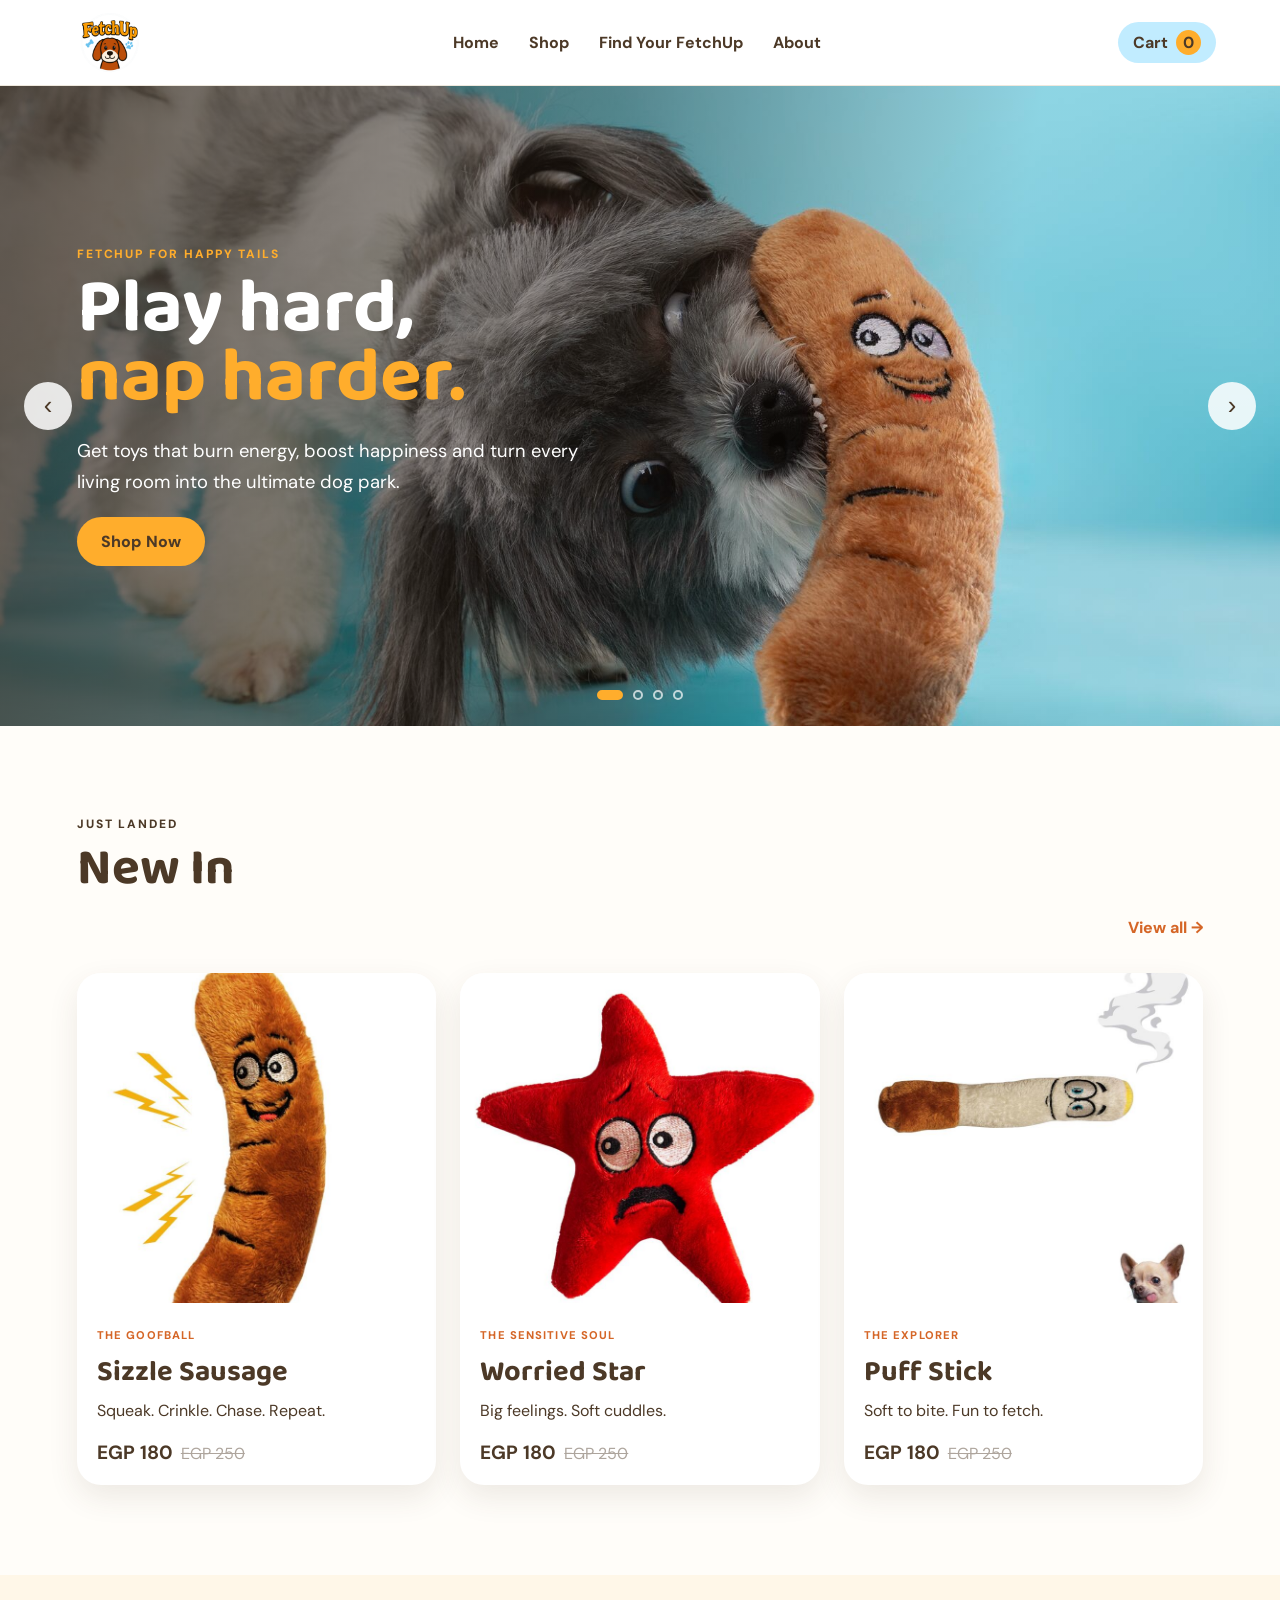
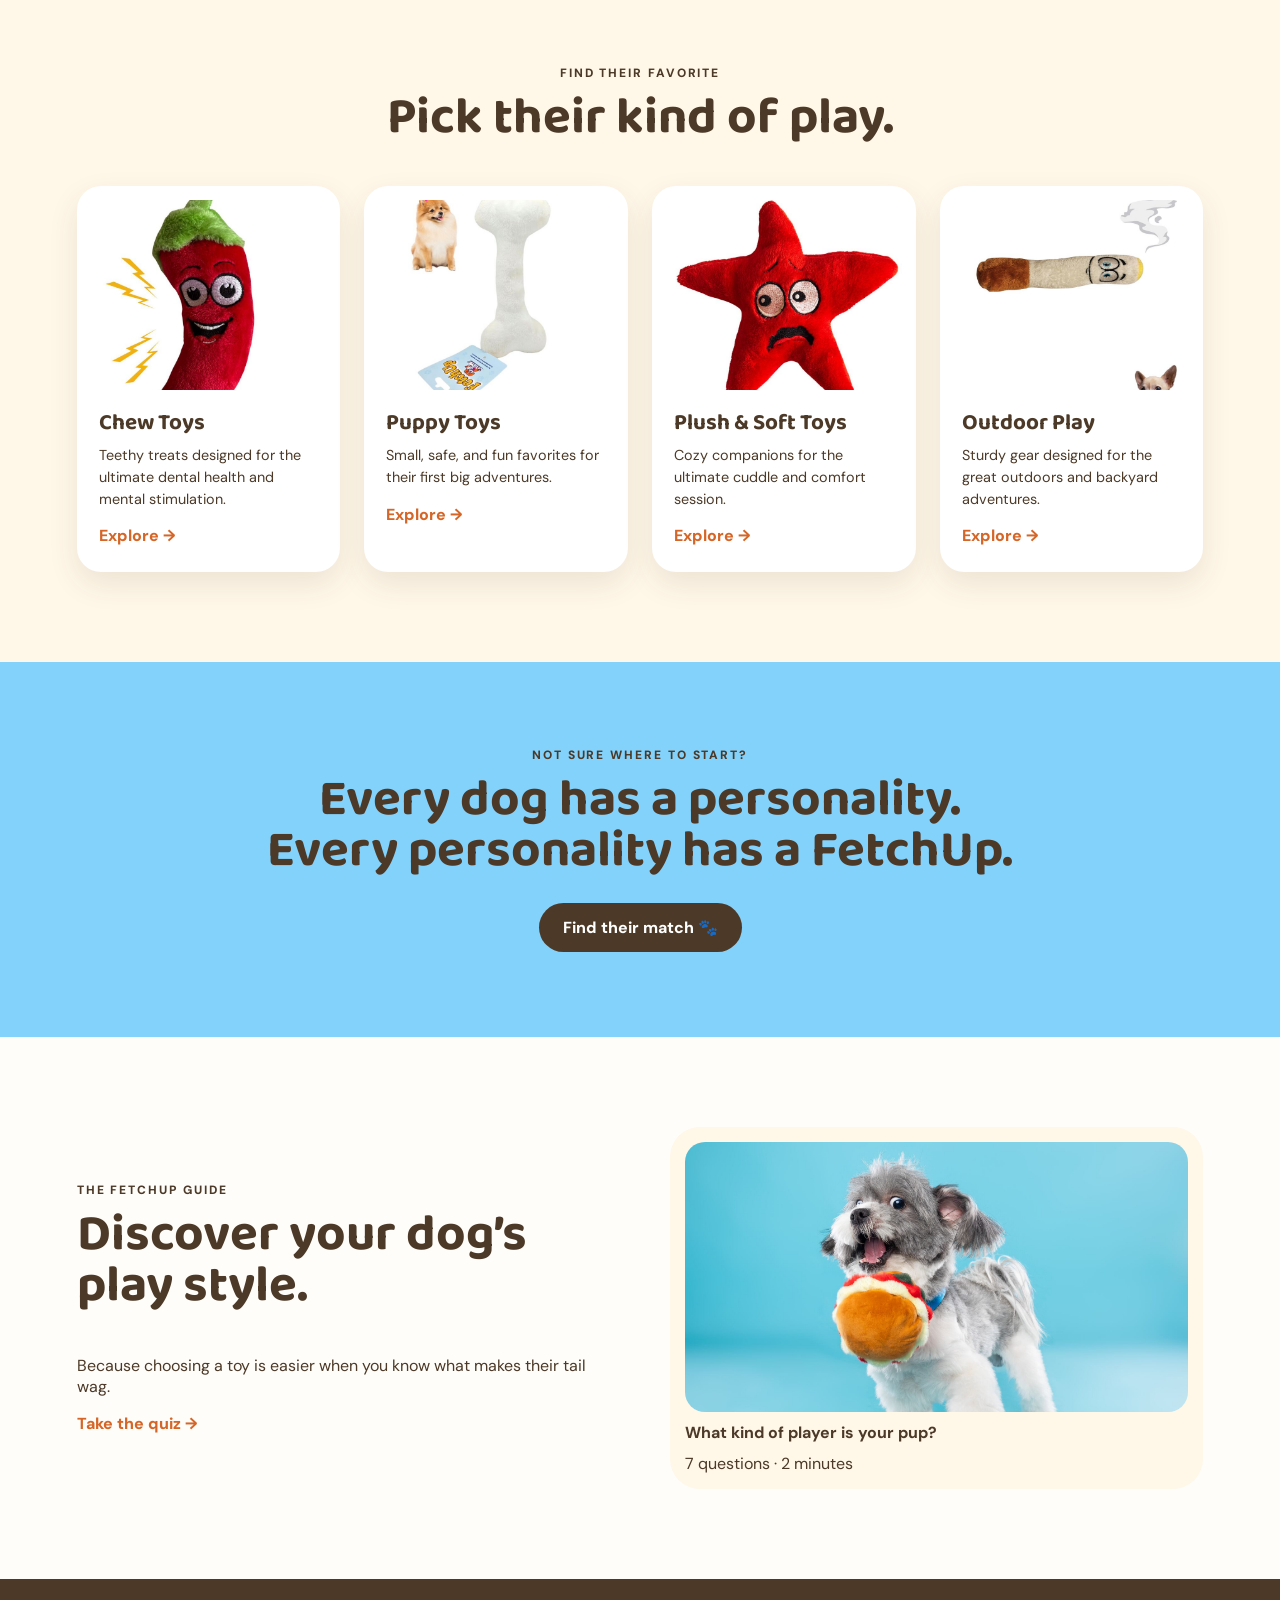
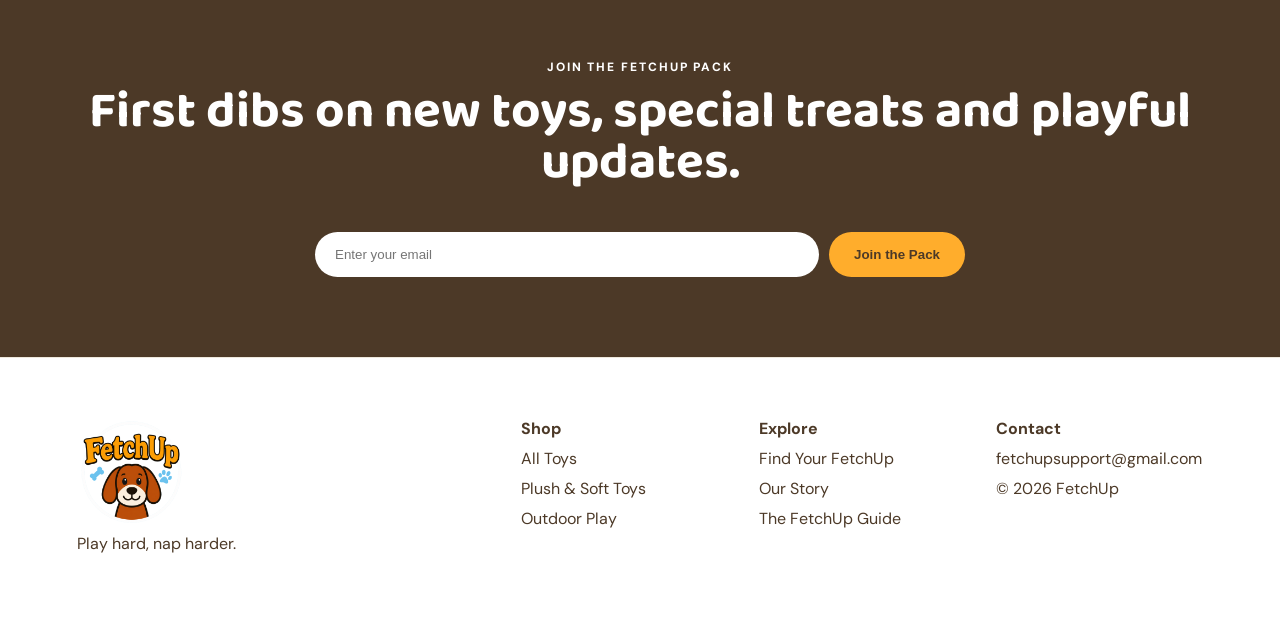
<file: index.html>
<!doctype html><html lang="en"><head><meta charset="utf-8"><meta name="viewport" content="width=device-width,initial-scale=1"><title>FetchUp | Play hard, nap harder.</title><meta name="description" content="FetchUp dog toys made for every personality. Every dog has a personality. Every personality has a FetchUp."><link rel="preconnect" href="https://fonts.googleapis.com"><link rel="preconnect" href="https://fonts.gstatic.com" crossorigin><link href="https://fonts.googleapis.com/css2?family=Baloo+2:wght@400;500;600;700;800&family=DM+Sans:wght@400;500;600;700&display=swap" rel="stylesheet"><link rel="stylesheet" href="style.css"><link rel="icon" type="image/png" href="assets/logo.png"></head><body data-page="home"><div id="app"></div><form name="newsletter" method="POST" data-netlify="true" data-netlify-honeypot="bot-field" action="/" hidden><input type="hidden" name="form-name" value="newsletter"><input type="text" name="bot-field"><input type="email" name="email"></form><script src="app.js"></script></body></html>
</file>
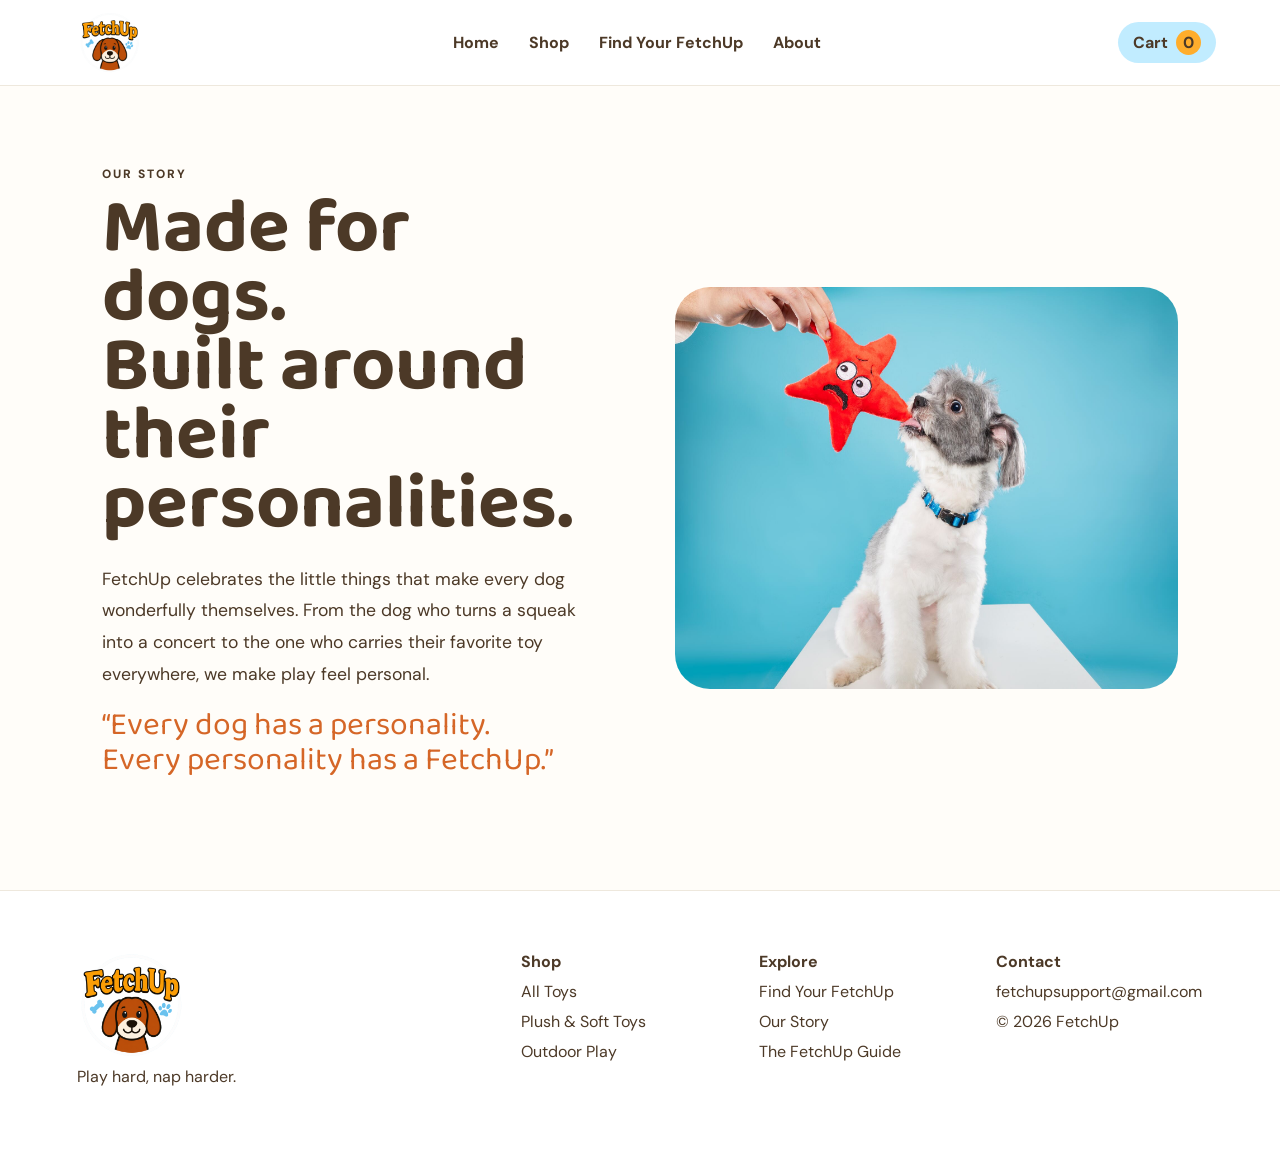
<file: about.html>
<!doctype html><html lang="en"><head><meta charset="utf-8"><meta name="viewport" content="width=device-width,initial-scale=1"><title>FetchUp | About Us</title><meta name="description" content="Discover our story - FetchUp celebrates the little things that make every dog wonderfully themselves."><link rel="preconnect" href="https://fonts.googleapis.com"><link rel="preconnect" href="https://fonts.gstatic.com" crossorigin><link href="https://fonts.googleapis.com/css2?family=Baloo+2:wght@400;500;600;700;800&family=DM+Sans:wght@400;500;600;700&display=swap" rel="stylesheet"><link rel="stylesheet" href="style.css"><link rel="icon" type="image/png" href="assets/logo.png"></head><body data-page="about"><div id="app"></div><script src="app.js"></script></body></html>
</file>
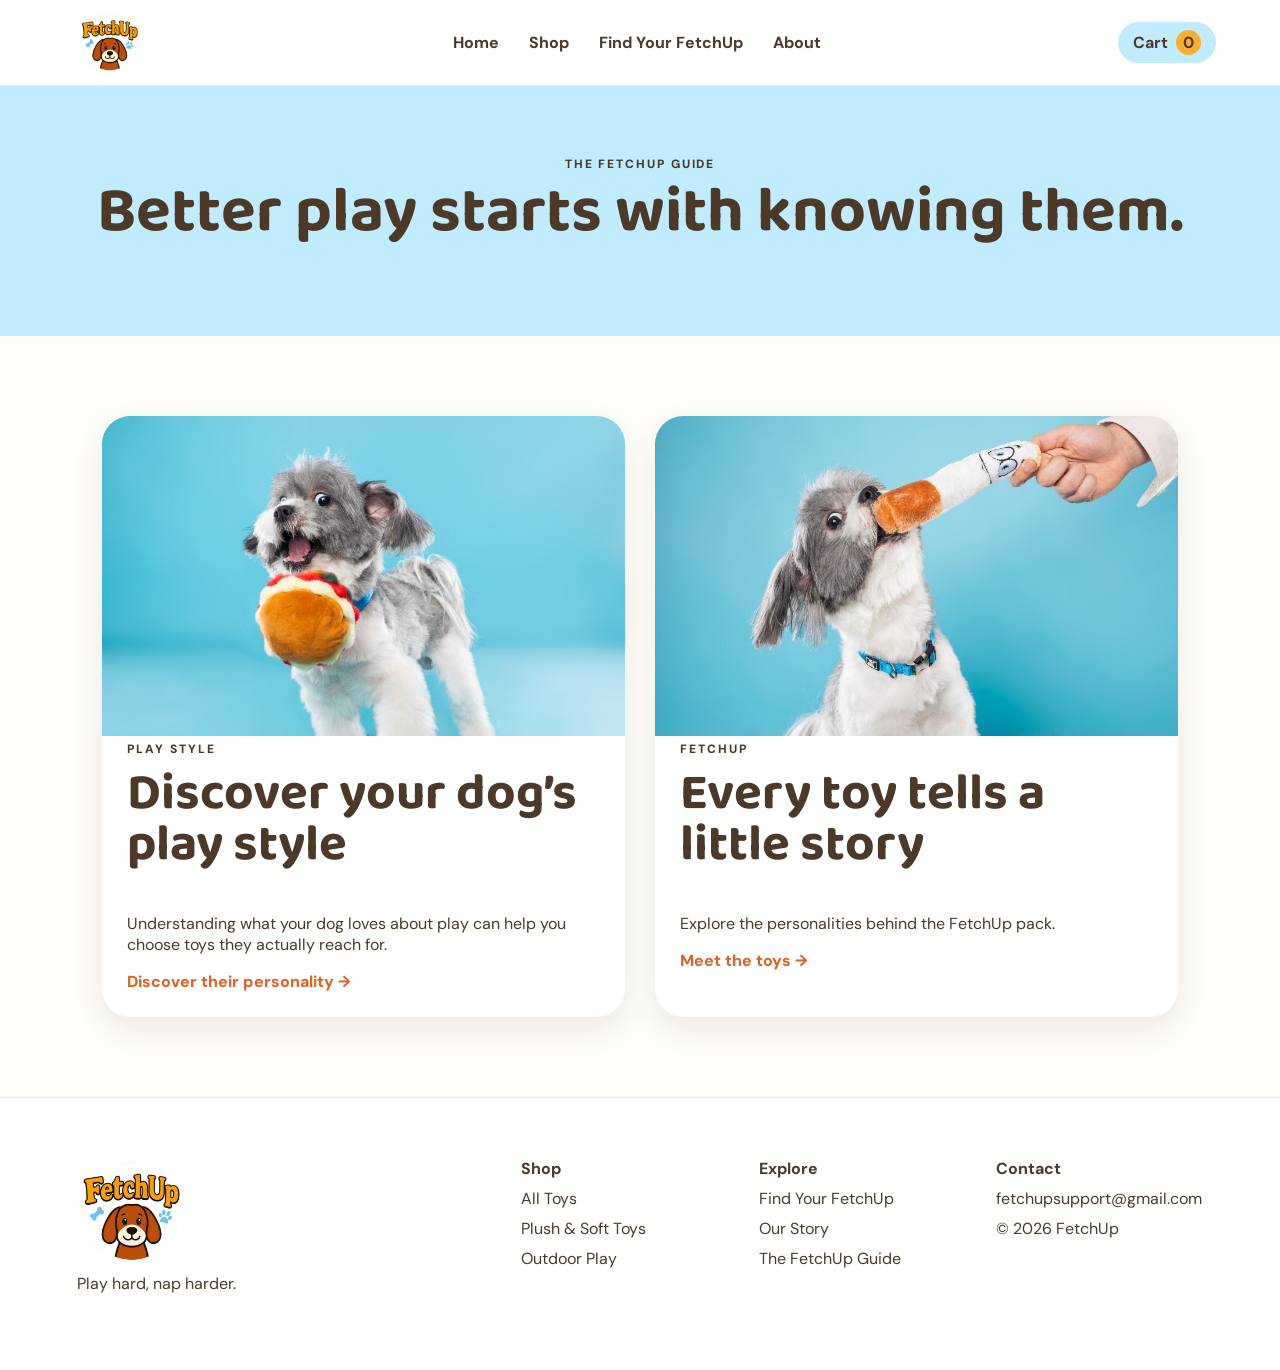
<file: blog.html>
<!doctype html><html lang="en"><head><meta charset="utf-8"><meta name="viewport" content="width=device-width,initial-scale=1"><title>FetchUp | The FetchUp Guide</title><meta name="description" content="Better play starts with knowing them - The FetchUp Guide to dog play styles and personalities."><link rel="preconnect" href="https://fonts.googleapis.com"><link rel="preconnect" href="https://fonts.gstatic.com" crossorigin><link href="https://fonts.googleapis.com/css2?family=Baloo+2:wght@400;500;600;700;800&family=DM+Sans:wght@400;500;600;700&display=swap" rel="stylesheet"><link rel="stylesheet" href="style.css"><link rel="icon" type="image/png" href="assets/logo.png"></head><body data-page="blog"><div id="app"></div><script src="app.js"></script></body></html>
</file>
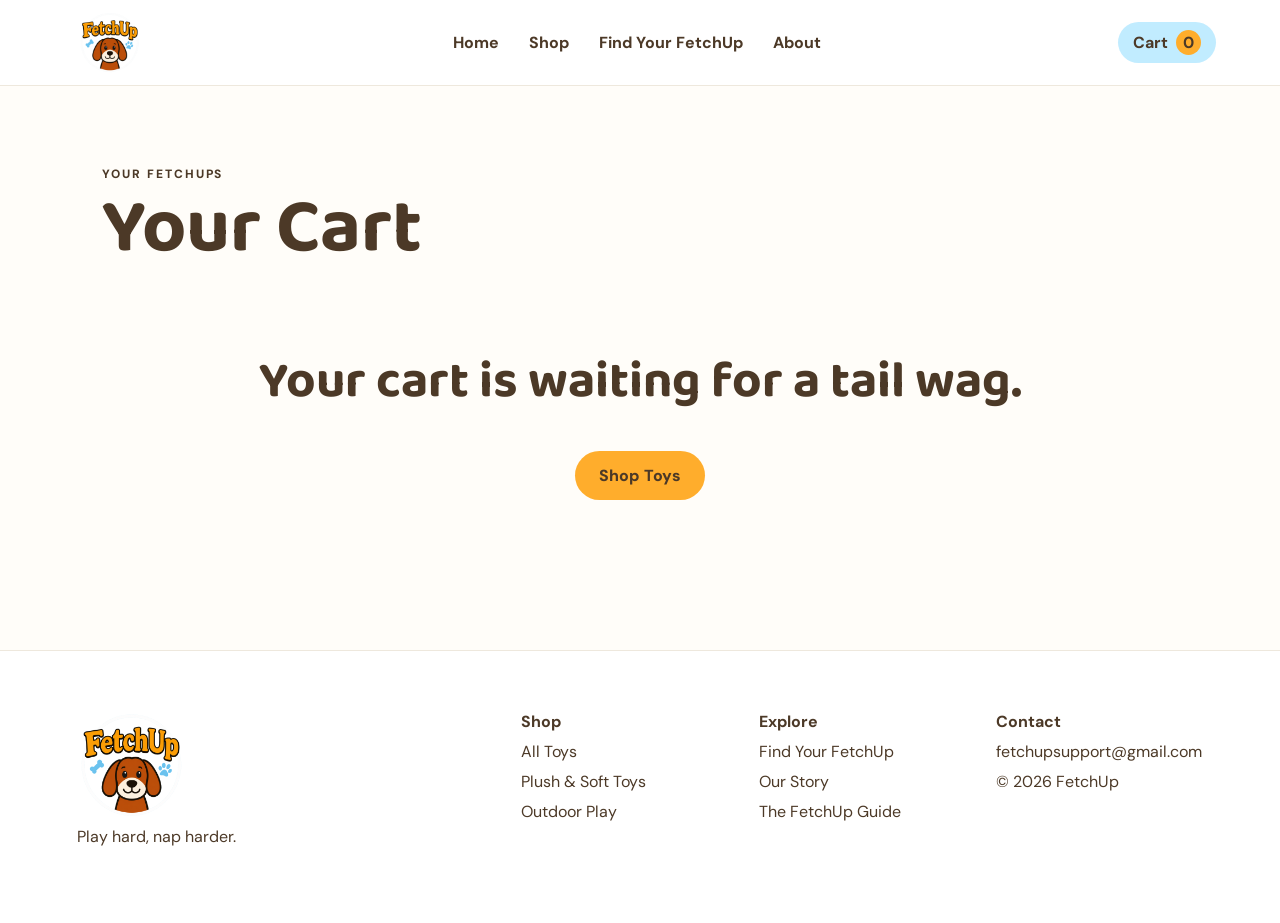
<file: cart.html>
<!doctype html><html lang="en"><head><meta charset="utf-8"><meta name="viewport" content="width=device-width,initial-scale=1"><title>FetchUp | Your Cart</title><meta name="description" content="View items in your FetchUp cart and proceed to checkout."><link rel="preconnect" href="https://fonts.googleapis.com"><link rel="preconnect" href="https://fonts.gstatic.com" crossorigin><link href="https://fonts.googleapis.com/css2?family=Baloo+2:wght@400;500;600;700;800&family=DM+Sans:wght@400;500;600;700&display=swap" rel="stylesheet"><link rel="stylesheet" href="style.css"><link rel="icon" type="image/png" href="assets/logo.png"></head><body data-page="cart"><div id="app"></div><script src="app.js"></script></body></html>
</file>
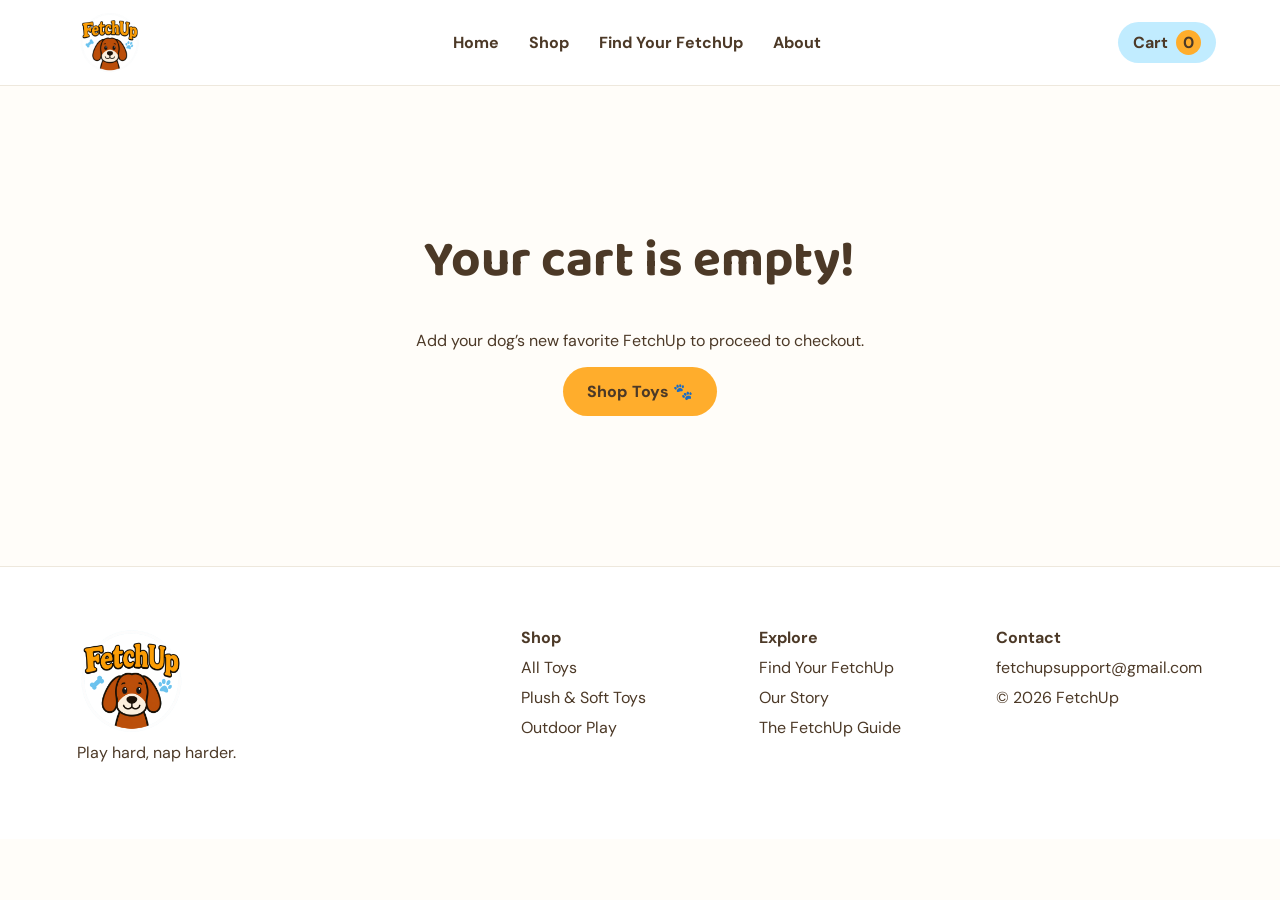
<file: checkout.html>
<!doctype html><html lang="en"><head><meta charset="utf-8"><meta name="viewport" content="width=device-width,initial-scale=1"><title>FetchUp | Checkout</title><meta name="description" content="FetchUp Checkout - Let’s get their new favorite dog toy home."><link rel="preconnect" href="https://fonts.googleapis.com"><link rel="preconnect" href="https://fonts.gstatic.com" crossorigin><link href="https://fonts.googleapis.com/css2?family=Baloo+2:wght@400;500;600;700;800&family=DM+Sans:wght@400;500;600;700&display=swap" rel="stylesheet"><link rel="stylesheet" href="style.css"><link rel="icon" type="image/png" href="assets/logo.png"></head><body data-page="checkout"><div id="app"></div><form name="orders" method="POST" data-netlify="true" data-netlify-honeypot="bot-field" action="/thank.html" hidden><input type="hidden" name="form-name" value="orders"><input type="text" name="bot-field"><input type="text" name="order"><input type="text" name="total"><input type="text" name="customer_name"><input type="tel" name="phone"><input type="email" name="email"><input type="text" name="governorate"><textarea name="address"></textarea><textarea name="notes"></textarea><input type="text" name="payment"></form><script src="app.js"></script></body></html>
</file>
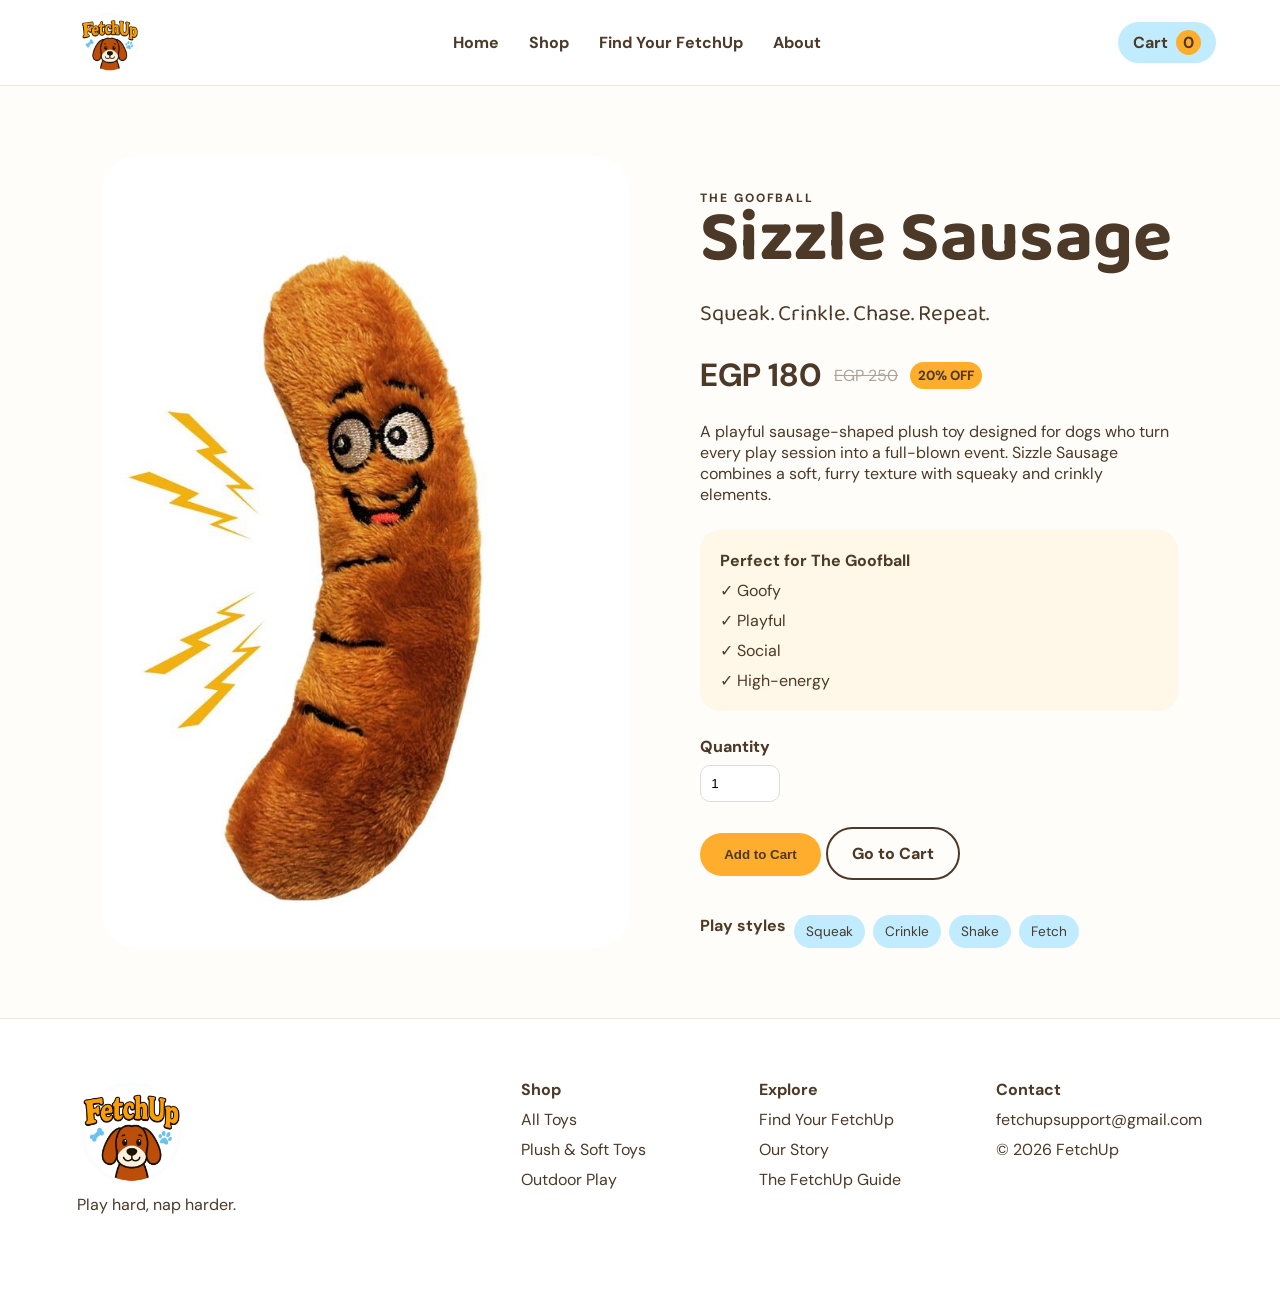
<file: product.html>
<!doctype html><html lang="en"><head><meta charset="utf-8"><meta name="viewport" content="width=device-width,initial-scale=1"><title>FetchUp | Product Details</title><meta name="description" content="Explore FetchUp dog toys built for your pup’s personality and play style."><link rel="preconnect" href="https://fonts.googleapis.com"><link rel="preconnect" href="https://fonts.gstatic.com" crossorigin><link href="https://fonts.googleapis.com/css2?family=Baloo+2:wght@400;500;600;700;800&family=DM+Sans:wght@400;500;600;700&display=swap" rel="stylesheet"><link rel="stylesheet" href="style.css"><link rel="icon" type="image/png" href="assets/logo.png"></head><body data-page="product"><div id="app"></div><script src="app.js"></script></body></html>
</file>
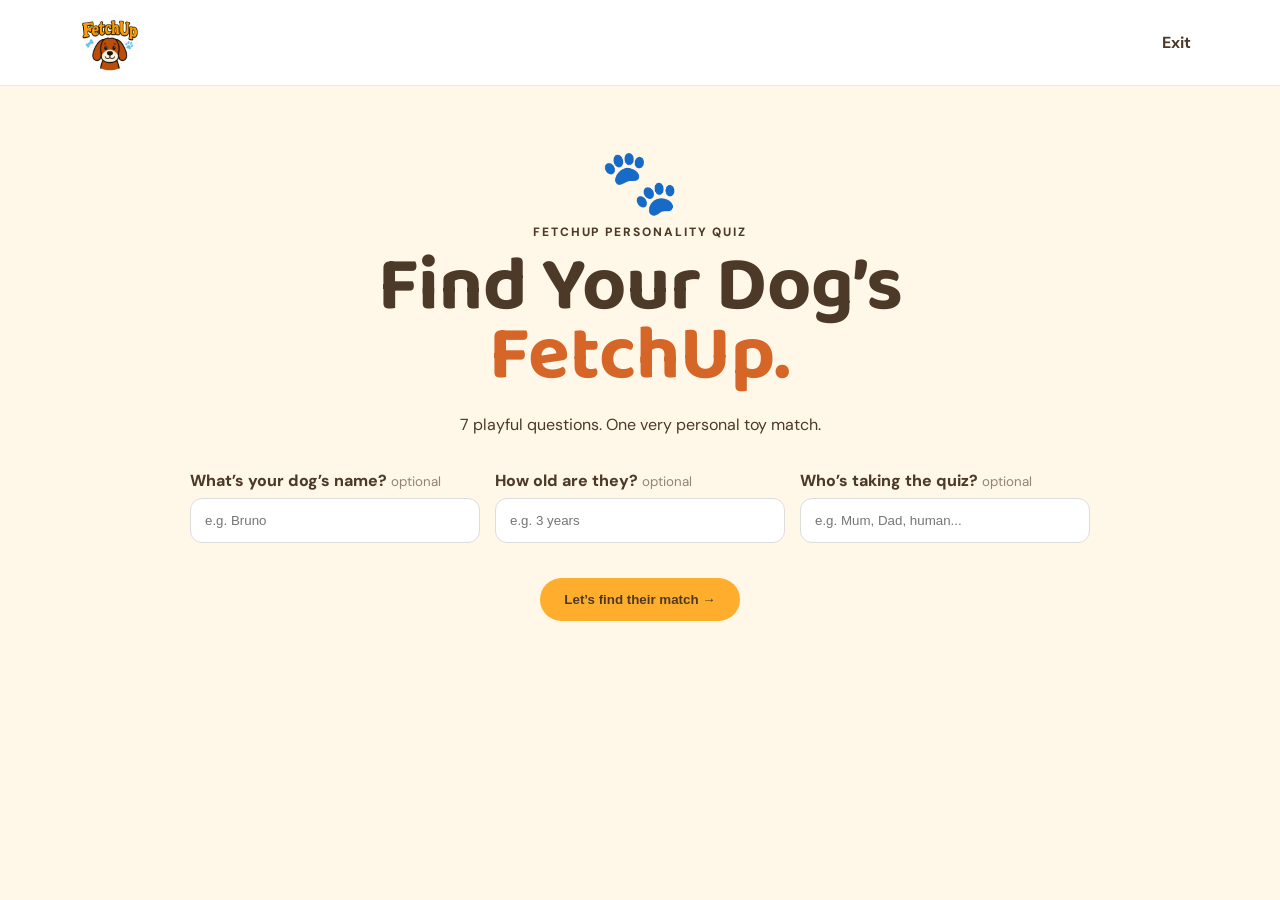
<file: quiz.html>
<!doctype html><html lang="en"><head><meta charset="utf-8"><meta name="viewport" content="width=device-width,initial-scale=1"><title>FetchUp | Find Your Dog’s Match</title><meta name="description" content="Take our 2-minute quiz and find the FetchUp toy made for your dog’s unique playstyle."><link rel="preconnect" href="https://fonts.googleapis.com"><link rel="preconnect" href="https://fonts.gstatic.com" crossorigin><link href="https://fonts.googleapis.com/css2?family=Baloo+2:wght@400;500;600;700;800&family=DM+Sans:wght@400;500;600;700&display=swap" rel="stylesheet"><link rel="stylesheet" href="style.css"><link rel="icon" type="image/png" href="assets/logo.png"></head><body data-page="quiz"><div id="app"></div><script src="app.js"></script></body></html>
</file>
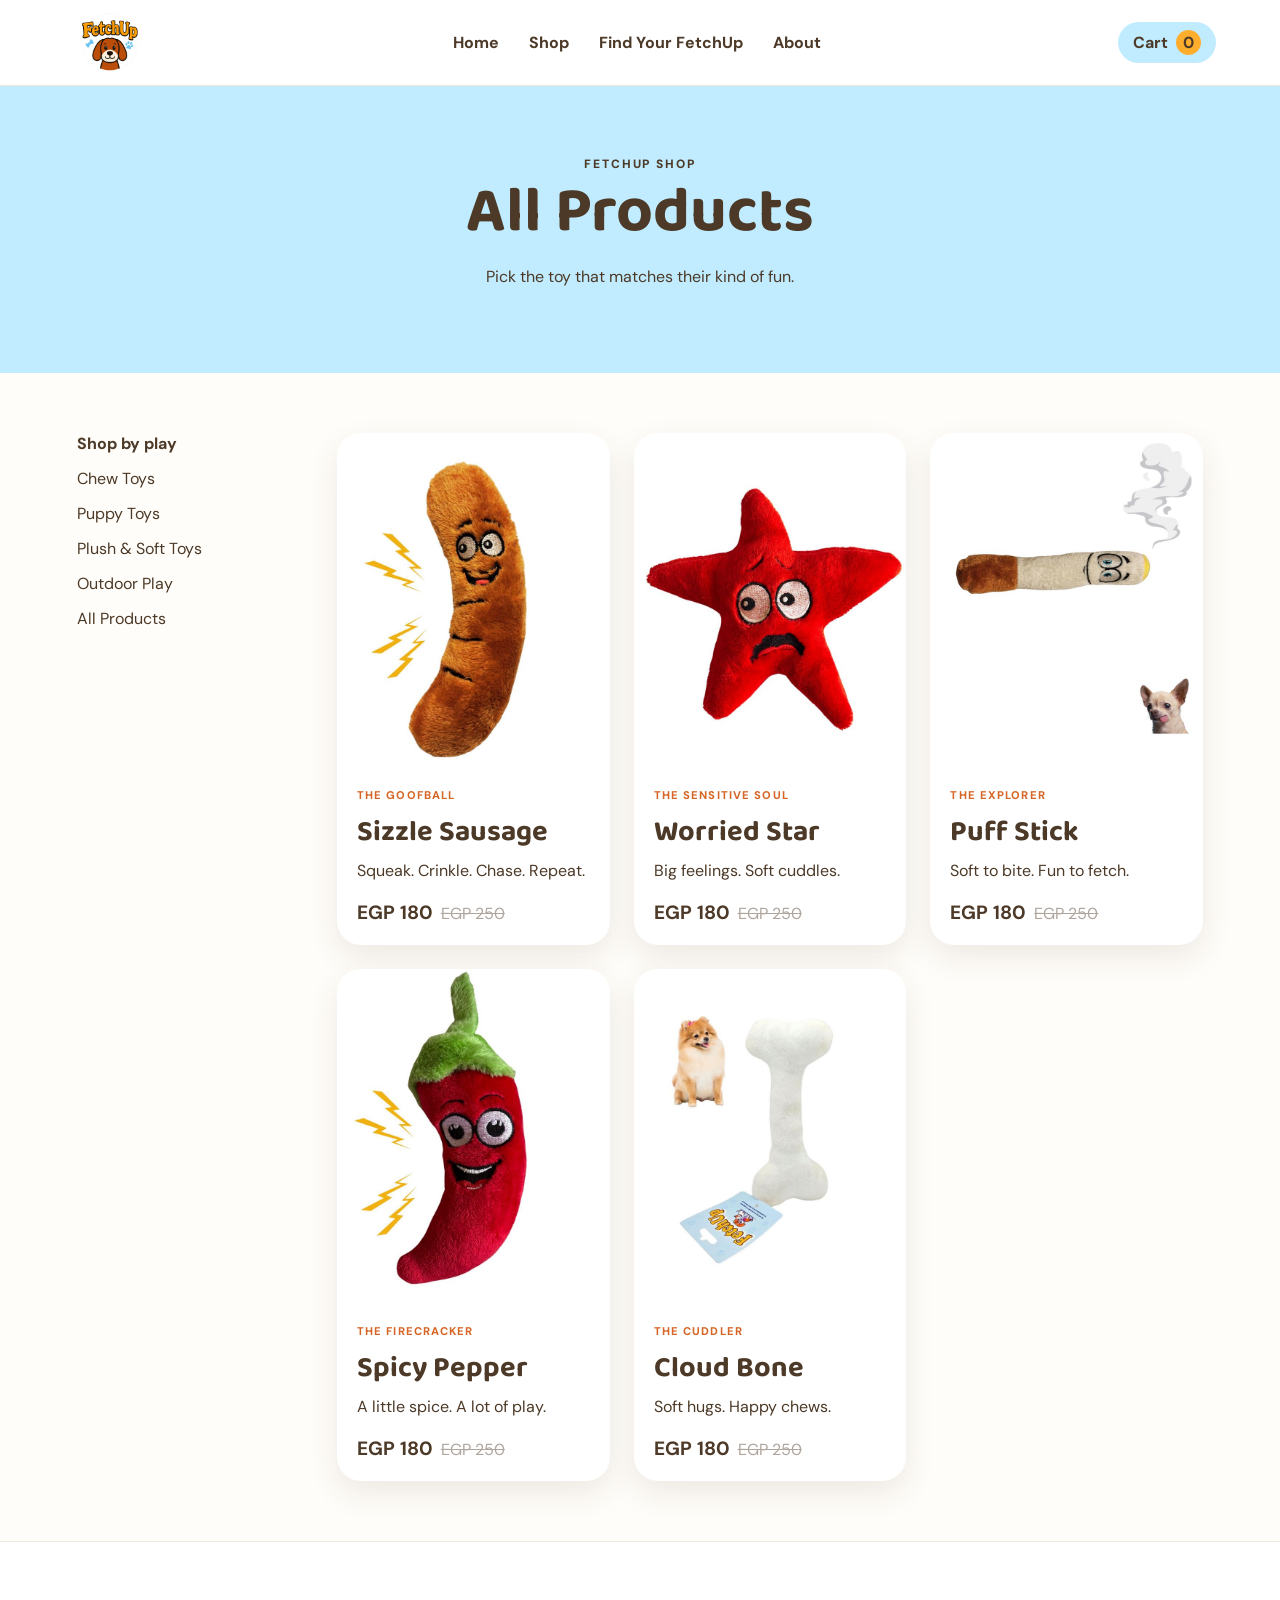
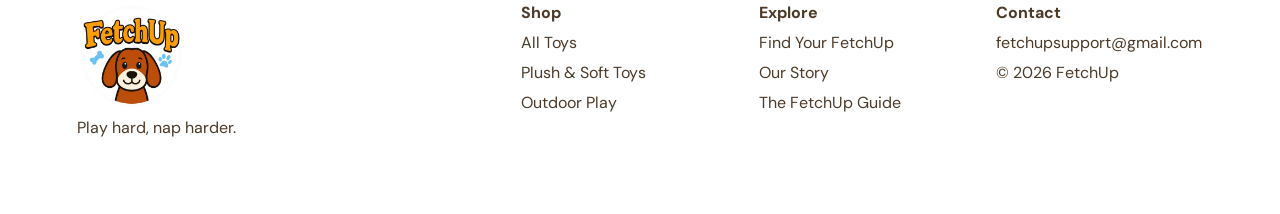
<file: shop.html>
<!doctype html><html lang="en"><head><meta charset="utf-8"><meta name="viewport" content="width=device-width,initial-scale=1"><title>FetchUp | Shop All Toys</title><meta name="description" content="Shop FetchUp dog toys - Chew toys, puppy toys, plush & soft toys, and outdoor play."><link rel="preconnect" href="https://fonts.googleapis.com"><link rel="preconnect" href="https://fonts.gstatic.com" crossorigin><link href="https://fonts.googleapis.com/css2?family=Baloo+2:wght@400;500;600;700;800&family=DM+Sans:wght@400;500;600;700&display=swap" rel="stylesheet"><link rel="stylesheet" href="style.css"><link rel="icon" type="image/png" href="assets/logo.png"></head><body data-page="shop"><div id="app"></div><script src="app.js"></script></body></html>
</file>
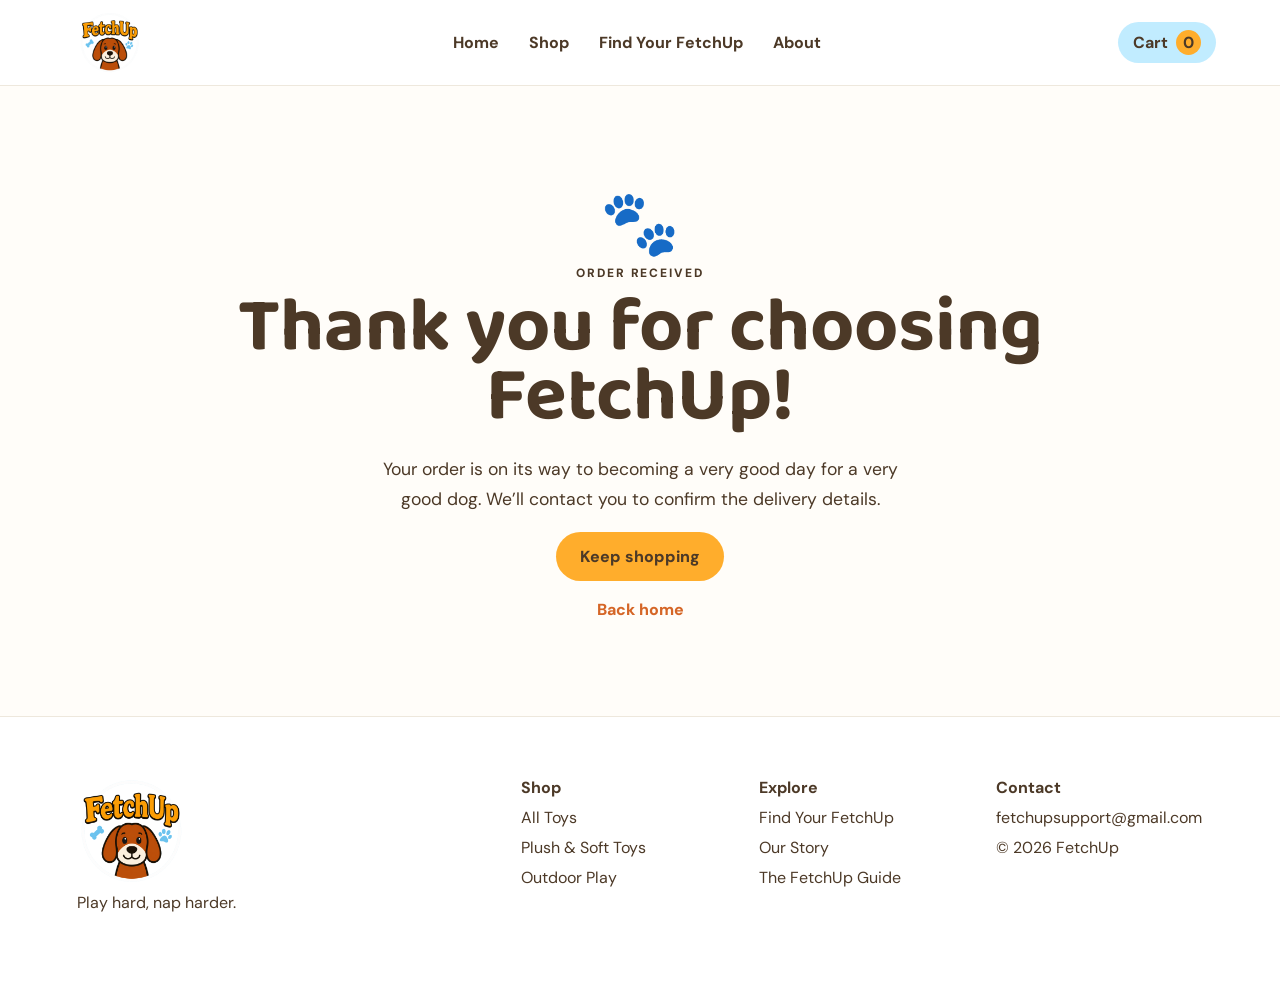
<file: thank.html>
<!doctype html><html lang="en"><head><meta charset="utf-8"><meta name="viewport" content="width=device-width,initial-scale=1"><title>FetchUp | Order Received</title><meta name="description" content="Thank you for choosing FetchUp - your order has been received!"><link rel="preconnect" href="https://fonts.googleapis.com"><link rel="preconnect" href="https://fonts.gstatic.com" crossorigin><link href="https://fonts.googleapis.com/css2?family=Baloo+2:wght@400;500;600;700;800&family=DM+Sans:wght@400;500;600;700&display=swap" rel="stylesheet"><link rel="stylesheet" href="style.css"><link rel="icon" type="image/png" href="assets/logo.png"></head><body data-page="thank"><div id="app"></div><script src="app.js"></script></body></html>
</file>
<file: style.css>
/* Font is now loaded via <link> in each HTML <head> (non-render-blocking) instead of @import. */
:root{--sky:#C1ECFF;--blue:#83D2FC;--terr:#D56627;--amber:#FFAD2C;--brown:#4C3927;--cream:#FFF7E8;--white:#fff;--shadow:0 12px 30px rgba(76,57,39,.10);--radius:24px}*{box-sizing:border-box}body{margin:0;color:var(--brown);font-family:'DM Sans',sans-serif;background:#fffdf9}h1,h2,h3,p{margin-top:0}h1,h2,h3,.brand{font-family:'Baloo 2',sans-serif}h1{font-size:clamp(3rem,6vw,6rem);line-height:.9;margin-bottom:24px}h2{font-size:clamp(2rem,4vw,3.5rem);line-height:1}.eyebrow{font-size:.75rem;font-weight:800;letter-spacing:.16em;text-transform:uppercase}.tagline{font-family:'Baloo 2';font-size:1.4rem}.btn{display:inline-flex;border:0;border-radius:999px;padding:14px 24px;font-weight:800;text-decoration:none;align-items:center;justify-content:center;cursor:pointer;transition:.2s}.btn:hover{transform:translateY(-2px)}.orange{background:var(--amber);color:var(--brown)}.dark{background:var(--brown);color:#fff}.outline{border:2px solid var(--brown);color:var(--brown);background:transparent}header{height:86px;padding:10px 5vw;display:flex;align-items:center;justify-content:space-between;background:#fff;position:sticky;top:0;z-index:20;border-bottom:1px solid #eee8dd}.brand img{width:92px;height:64px;object-fit:contain}.brand{display:flex;align-items:center}nav{display:flex;gap:30px}nav a,.cart,.quiz-exit{color:var(--brown);text-decoration:none;font-weight:700}.cart{background:var(--sky);padding:10px 15px;border-radius:99px}.cart span{background:var(--amber);border-radius:50%;padding:2px 7px;margin-left:4px}.menu{display:none}.hero{position:relative;min-height:640px;overflow:hidden;background:var(--brown)}.hero-track{position:relative;height:640px;min-height:640px}.hero-slide{position:absolute;inset:0;background-size:cover;background-position:center;opacity:0;visibility:hidden;transition:opacity .9s ease;display:flex;align-items:center;padding:60px 6vw}.hero-slide.active{opacity:1;visibility:visible}.hero-scrim{position:absolute;inset:0;background:linear-gradient(100deg,rgba(38,27,16,.72) 0%,rgba(38,27,16,.4) 45%,rgba(38,27,16,.05) 75%)}.hero-copy{position:relative;z-index:1;max-width:580px;color:#fff}.hero-copy .eyebrow{color:var(--amber)}.hero-copy p:not(.eyebrow){font-size:1.15rem;line-height:1.7;max-width:520px;color:#fff}.hero h1 em,.quiz-intro h1 em,.result h1 em{color:var(--terr);font-style:normal}.hero-slide h1 em{color:var(--amber)}.hero-arrow{position:absolute;top:50%;transform:translateY(-50%);z-index:2;width:48px;height:48px;border-radius:50%;border:0;background:rgba(255,255,255,.85);color:var(--brown);font-size:1.6rem;line-height:1;cursor:pointer;display:grid;place-items:center;transition:.2s}.hero-arrow:hover{background:#fff;transform:translateY(-50%) scale(1.06)}.hero-arrow.prev{left:24px}.hero-arrow.next{right:24px}.hero-dots{position:absolute;z-index:2;left:50%;bottom:26px;transform:translateX(-50%);display:flex;gap:10px}.hero-dots button{width:10px;height:10px;padding:0;border-radius:50%;border:2px solid #fff;background:transparent;cursor:pointer;opacity:.7;transition:.2s}.hero-dots button.active{background:var(--amber);border-color:var(--amber);opacity:1;width:26px;border-radius:99px}.hp{position:absolute;left:-9999px;width:1px;height:1px;overflow:hidden}.section,.categories,.guide{padding:90px 6vw}.section-head{display:flex;justify-content:space-between;align-items:end;margin-bottom:35px}.section-head a,.text-link{color:var(--terr);font-weight:800;text-decoration:none}.grid3,.cat-grid,.shop-grid{display:grid;grid-template-columns:repeat(3,1fr);gap:24px}.product-card{background:#fff;border-radius:var(--radius);overflow:hidden;box-shadow:var(--shadow);transition:.25s}.product-card:hover{transform:translateY(-5px)}.product-card a{text-decoration:none;color:inherit}.product-img{height:330px;background:var(--sky);overflow:hidden}.product-img img{width:100%;height:100%;object-fit:cover}.product-info{padding:20px}.product-info span{font-size:.7rem;text-transform:uppercase;letter-spacing:.1em;font-weight:800;color:var(--terr)}.product-info h3{font-size:1.8rem;margin:5px 0}.product-info p{min-height:24px}.product-info strong{font-size:1.2rem}.product-info del{margin-left:8px;opacity:.45}.categories{background:var(--cream)}.center{text-align:center;margin-bottom:40px}.cat-grid{grid-template-columns:repeat(4,1fr)}.cat{background:#fff;padding:14px;border-radius:24px;text-decoration:none;color:var(--brown);box-shadow:var(--shadow)}.cat-art{height:190px;background:var(--sky);border-radius:18px;overflow:hidden}.cat-art img{width:100%;height:100%;object-fit:cover}.cat h3{font-size:1.4rem;margin:15px 8px 4px}.cat p{font-size:.9rem;line-height:1.5;margin:0 8px 15px}.cat span{margin:0 8px 12px;display:block;color:var(--terr);font-weight:800}.quiz-banner{background:var(--blue);padding:85px 8vw;text-align:center}.quiz-banner h2{max-width:750px;margin:0 auto 25px}.guide{display:grid;grid-template-columns:1fr 1fr;gap:60px;align-items:center}.guide-card{background:var(--cream);border-radius:30px;padding:15px;display:grid;gap:10px}.guide-card img{width:100%;height:270px;object-fit:cover;border-radius:20px}.newsletter{padding:80px 6vw;background:var(--brown);color:#fff;text-align:center}.newsletter form{max-width:650px;margin:auto;display:flex;gap:10px}.newsletter input{flex:1;padding:15px 20px;border-radius:99px;border:0}.newsletter button{border:0;border-radius:99px;padding:0 25px;background:var(--amber);font-weight:800;color:var(--brown)}footer{padding:60px 6vw;background:#fff;display:grid;grid-template-columns:2fr 1fr 1fr 1fr;gap:30px;border-top:1px solid #eee8dd}footer a{display:block;color:var(--brown);text-decoration:none;margin:9px 0}.footer-logo{width:110px}.shop-hero{background:var(--sky);padding:70px 6vw;text-align:center}.shop-hero h1{font-size:4rem}.shop-layout{padding:60px 6vw;display:grid;grid-template-columns:220px 1fr;gap:40px}.shop-layout aside{display:flex;flex-direction:column;gap:14px}.shop-layout aside a{color:var(--brown);text-decoration:none}.shop-grid{grid-template-columns:repeat(3,1fr)}.product-detail{padding:70px 8vw;display:grid;grid-template-columns:1.05fr .95fr;gap:70px}.product-gallery{background:var(--sky);border-radius:35px;overflow:hidden;min-height:600px}.product-gallery img{width:100%;height:100%;object-fit:cover}.product-copy{padding-top:30px}.product-copy h1{font-size:4.5rem}.price{display:flex;gap:12px;align-items:center;margin:20px 0 25px}.price strong{font-size:2rem}.price del{opacity:.45}.price small{background:var(--amber);padding:5px 8px;border-radius:99px;font-weight:800}.traits{background:var(--cream);padding:20px;border-radius:20px;margin:25px 0;display:grid;gap:9px}.play{margin-top:30px}.play div,.play{display:flex;flex-wrap:wrap;gap:8px}.play span{background:var(--sky);padding:8px 12px;border-radius:99px;font-size:.85rem}.product-copy label{display:block;font-weight:800;margin:20px 0}.product-copy input{display:block;margin-top:8px;width:80px;padding:10px;border:1px solid #ddd;border-radius:10px}.product-copy .btn{margin:5px 5px 5px 0}.cart-page,.checkout,.thank,.about,.blog{padding:80px 8vw}.cart-wrap,.checkout{display:grid;grid-template-columns:1.5fr .7fr;gap:50px}.cart-row{display:grid;grid-template-columns:90px 1fr 80px 40px;align-items:center;gap:18px;padding:15px 0;border-bottom:1px solid #eee}.cart-row img{width:90px;height:90px;object-fit:cover;border-radius:15px;background:var(--sky)}.cart-row input{width:60px;padding:8px}.cart-row button{border:0;background:none;font-size:1.7rem}.summary{background:var(--cream);padding:25px;border-radius:25px;height:max-content}.summary p{display:flex;justify-content:space-between}.summary .btn{width:100%;margin-top:15px}.empty{text-align:center;padding:70px}.checkout{grid-template-columns:1.3fr .7fr}.checkout h1{font-size:4rem}.form-grid{display:grid;grid-template-columns:1fr 1fr;gap:18px;margin:30px 0}.form-grid label{font-weight:700}.form-grid input,.form-grid textarea{display:block;width:100%;margin-top:8px;padding:13px;border:1px solid #ddd;border-radius:12px;font:inherit}.form-grid textarea{min-height:100px}.wide{grid-column:1/-1}.radio{display:block;margin:15px 0 25px}.thank{text-align:center;min-height:70vh;display:flex;flex-direction:column;align-items:center;justify-content:center}.paw{font-size:4rem}.thank p:not(.eyebrow){max-width:550px;font-size:1.1rem;line-height:1.7}.thank .text-link{margin-top:18px}.about{display:grid;grid-template-columns:1fr 1fr;gap:70px;align-items:center}.about img{width:100%;border-radius:35px}.about p:not(.eyebrow){font-size:1.1rem;line-height:1.8}.quote{font-family:'Baloo 2';font-size:2rem!important;color:var(--terr);line-height:1.1!important}.blog{display:grid;grid-template-columns:1fr 1fr;gap:30px}.blog article{background:#fff;border-radius:28px;box-shadow:var(--shadow);overflow:hidden;padding-bottom:25px}.blog article img{width:100%;height:320px;object-fit:cover}.blog article h2,.blog article p,.blog article a{margin-left:25px;margin-right:25px}.blog article a{color:var(--terr);font-weight:800;text-decoration:none}.quiz{min-height:calc(100vh - 86px);background:var(--cream);padding:55px 7vw}.quiz-intro,.question,.result{max-width:900px;margin:auto;text-align:center}.quiz-doodle{font-size:4rem}.optional{display:grid;grid-template-columns:repeat(3,1fr);gap:15px;text-align:left;margin:35px 0}.optional label{font-weight:800}.optional small{font-weight:400;opacity:.6}.optional input{display:block;width:100%;padding:14px;margin-top:7px;border:1px solid #ddd;border-radius:12px}.progress{max-width:900px;margin:auto}.progress>div{height:8px;background:#fff;border-radius:99px;margin-top:10px;overflow:hidden}.progress i{display:block;height:100%;background:var(--amber);border-radius:99px}.question{padding-top:60px}.question h1{font-size:4rem}.back{border:0;background:none;font-weight:800;color:var(--terr);cursor:pointer;float:left}.answers{display:grid;gap:14px;margin-top:35px}.answers button{display:flex;align-items:center;text-align:left;gap:20px;padding:20px;border:2px solid transparent;background:#fff;border-radius:20px;box-shadow:0 7px 18px rgba(76,57,39,.07);font:inherit;color:var(--brown);cursor:pointer;transition:.2s}.answers button:hover{border-color:var(--amber);transform:translateX(4px)}.answers span{width:42px;height:42px;display:grid;place-items:center;background:var(--sky);border-radius:50%;font-weight:800}.result-lead{font-size:1.2rem}.result-card{background:#fff;border-radius:30px;box-shadow:var(--shadow);display:grid;grid-template-columns:1fr 1fr;overflow:hidden;text-align:left;margin-top:35px}.result-card>img{width:100%;height:100%;min-height:480px;object-fit:cover;background:var(--sky)}.result-card>div{padding:40px}.result-card h2{font-size:3.2rem}.result-card ul{padding:0;list-style:none}.result-actions{margin-top:25px}.share{padding:50px 0}.share .text-link{border:0;background:none;margin-left:15px;cursor:pointer;font:inherit;font-weight:800}.quiz-exit{padding:12px 25px}.quiz header{background:var(--cream)}
@media(max-width:900px){nav{display:none}.menu{display:block;border:0;background:none;font-size:1.5rem}.nav-open nav{display:flex;position:absolute;top:80px;left:0;right:0;background:#fff;padding:25px;flex-direction:column}.product-detail,.about,.blog,.guide,.cart-wrap,.checkout{grid-template-columns:1fr}.hero,.hero-track{min-height:560px;height:560px}.grid3,.shop-grid{grid-template-columns:repeat(2,1fr)}.cat-grid{grid-template-columns:repeat(2,1fr)}.shop-layout{grid-template-columns:1fr}.product-gallery{min-height:400px}.form-grid,.optional{grid-template-columns:1fr}.result-card{grid-template-columns:1fr}.result-card>img{min-height:300px}footer{grid-template-columns:1fr 1fr}.checkout h1,.product-copy h1{font-size:3.5rem}}
@media(max-width:600px){header{height:74px}.brand img{width:80px}.hero,.hero-track{min-height:460px;height:460px}.hero-slide{padding:35px 6vw 70px;align-items:flex-end}.hero-arrow{width:38px;height:38px;font-size:1.3rem}.hero-arrow.prev{left:12px}.hero-arrow.next{right:12px}.hero h1{font-size:2.7rem}.section,.categories,.guide,.cart-page,.checkout,.thank,.about,.blog{padding:55px 5vw}.grid3,.shop-grid,.cat-grid{grid-template-columns:1fr}.product-img{height:280px}.cat-art{height:220px}.shop-hero{padding:50px 5vw}.shop-hero h1{font-size:3rem}.product-detail{padding:40px 5vw}.product-copy h1{font-size:3.2rem}.cart-row{grid-template-columns:65px 1fr 50px 25px}.cart-row img{width:65px;height:65px}.newsletter form{flex-direction:column}.newsletter button{height:48px}.newsletter input{height:48px}.question h1{font-size:2.8rem}.quiz{padding:35px 5vw}.result h1{font-size:3.2rem}.result-card>div{padding:25px}.result-card h2{font-size:2.6rem}footer{grid-template-columns:1fr}.footer-logo{width:90px}}
</file>
